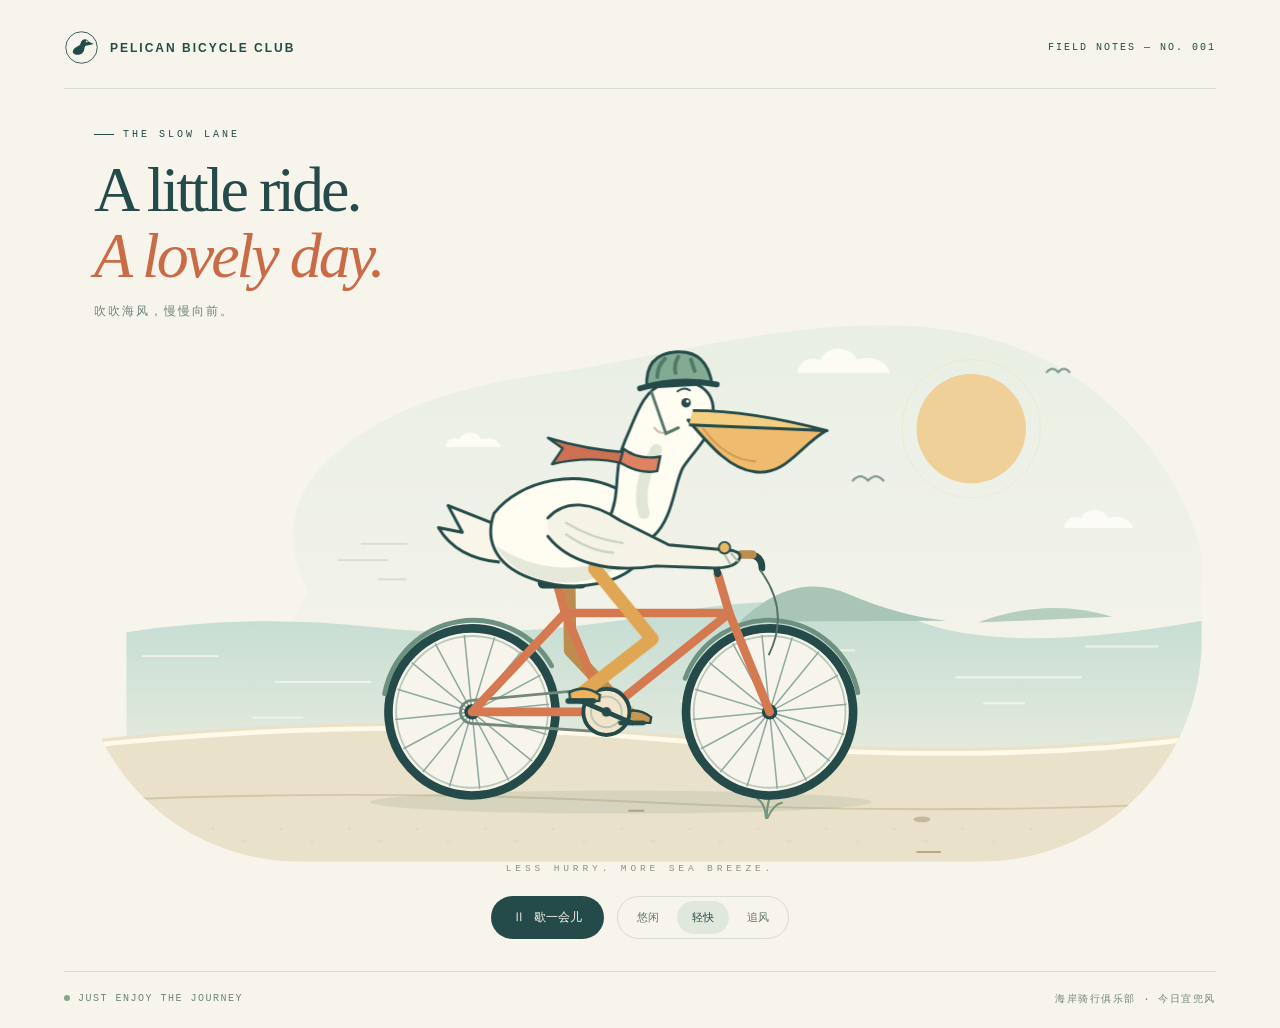
<file: pelican-ride.html>
<!DOCTYPE html>
<html lang="zh-CN">
<head>
  <meta charset="UTF-8">
  <meta name="viewport" content="width=device-width, initial-scale=1.0">
  <meta name="theme-color" content="#f7f4ec">
  <title>慢慢骑 · Pelican Bicycle Club</title>
  <style>
    :root { color-scheme: light; --ink: #244b4a; --paper: #f7f4ec; }
    * { box-sizing: border-box; }
    body { margin: 0; background: var(--paper); color: var(--ink); font-family: "Segoe UI", "Microsoft YaHei", sans-serif; }
    .page { max-width: 1440px; margin: auto; padding: 30px 5vw 22px; }
    header, .brand, .controls, footer { display: flex; align-items: center; }
    header { justify-content: space-between; padding-bottom: 23px; border-bottom: 1px solid #244b4a26; }
    .brand { gap: 11px; font-size: 12px; font-weight: 750; letter-spacing: 2px; }
    .brand svg { width: 35px; height: 35px; }
    .edition { font: 10px monospace; letter-spacing: 2px; }
    .intro { position: relative; z-index: 1; margin: 40px 0 -80px 30px; pointer-events: none; }
    .eyebrow { display: flex; align-items: center; gap: 9px; font: 10px monospace; letter-spacing: 3px; }
    .eyebrow::before { content: ""; width: 20px; height: 1px; background: currentColor; }
    h1 { margin: 17px 0 14px; font-family: Georgia, "Times New Roman", serif; font-size: clamp(38px, 5vw, 68px); font-weight: 400; line-height: 1.03; letter-spacing: -3px; }
    h1 em { color: #c96c46; font-weight: 400; }
    .intro p { font-size: 12px; color: #6c827c; letter-spacing: 2px; }
    .scene { display: block; width: 100%; height: auto; overflow: hidden; }
    .controls { justify-content: center; flex-wrap: wrap; gap: 13px; margin: -9px 0 32px; }
    button { font: inherit; cursor: pointer; transition: background .2s, transform .2s; }
    button:hover { transform: translateY(-2px); }
    button:focus-visible { outline: 3px solid #c96c46; outline-offset: 4px; }
    #toggle { display: flex; align-items: center; gap: 9px; border: 0; border-radius: 30px; padding: 13px 22px; background: var(--ink); color: var(--paper); font-size: 12px; }
    #toggle span:first-child { width: 12px; text-align: center; }
    .speeds { display: flex; padding: 4px; gap: 3px; border: 1px solid #244b4a25; border-radius: 30px; }
    .speeds button { border: 0; border-radius: 25px; padding: 9px 15px; background: transparent; color: #60766e; font-size: 11px; }
    .speeds button[aria-pressed="true"] { background: #e0e8dd; color: var(--ink); }
    footer { justify-content: space-between; gap: 18px; border-top: 1px solid #244b4a26; padding-top: 20px; font: 10px monospace; letter-spacing: 1.5px; color: #71837b; }
    .live-dot { display: inline-block; height: 6px; width: 6px; border-radius: 50%; background: #84a68d; margin-right: 8px; }
    @media (max-width: 650px) {
      .page { padding: 22px 5vw; }
      .edition { letter-spacing: 1px; font-size: 8px; }
      .brand { font-size: 9px; letter-spacing: 1px; }
      .intro { margin: 30px 0 -20px 9px; }
      h1 { letter-spacing: -1.5px; }
      .scene { width: 120%; max-width: none; margin-left: -10%; }
      main { overflow: hidden; }
      .controls { margin-top: 10px; }
      footer { font-size: 8px; letter-spacing: .5px; }
      footer span:last-child { max-width: 45%; text-align: right; }
    }
  </style>
</head>
<body>
  <div class="page">
    <header>
      <div class="brand">
        <svg viewBox="0 0 40 40" fill="none" aria-hidden="true"><circle cx="20" cy="20" r="18" stroke="currentColor"/><path d="M10 26c0-8 8-6 9-11 1-5 7-6 9-2l6 3-9 2c-3 1 0 8-7 10-4 1-6 0-8-2Z" fill="currentColor"/><circle cx="26" cy="13" r="1" fill="#f7f4ec"/></svg>
        PELICAN BICYCLE CLUB
      </div>
      <span class="edition">FIELD NOTES — NO. 001</span>
    </header>
    <main>
      <div class="intro">
        <div class="eyebrow">THE SLOW LANE</div>
        <h1>A little ride.<br><em>A lovely day.</em></h1>
        <p>吹吹海风，慢慢向前。</p>
      </div>
      <svg class="scene" id="scene" viewBox="0 0 1200 680" role="img" aria-labelledby="scene-title scene-desc">
        <title id="scene-title">鹈鹕的海边骑行</title>
        <desc id="scene-desc">一只戴着绿色头盔、系着红色围巾的白鹈鹕骑着橙色自行车。脚掌带动踏板，车轮不停旋转，海岸与云朵缓缓经过。</desc>
        <defs>
          <linearGradient id="sky" x2="0" y2="1"><stop stop-color="#e9efe4"/><stop offset="1" stop-color="#f7f4ec"/></linearGradient>
          <linearGradient id="sea" x2="0" y2="1"><stop stop-color="#c3dcd2"/><stop offset="1" stop-color="#e4eadd"/></linearGradient>
          <pattern id="sand" width="71" height="39" patternUnits="userSpaceOnUse"><circle cx="13" cy="16" r="1" fill="#b7aa86" opacity=".3"/><path d="M43 29h5" stroke="#b7aa86" opacity=".25"/></pattern>
          <g id="cloud" fill="#fffdf7"><path d="M0 24c0-11 13-19 24-13C28-5 55-5 62 10c18-5 31 3 34 14Z"/></g>
          <g id="spokes" stroke="#8faaa0" stroke-width="1.6"><path d="M-81 0H81M0-81V81M-57-57 57 57M-57 57 57-57M-75-31 75 31M-31-75 31 75M-75 31 75-31M-31 75 31-75"/></g>
          <g id="wheel"><circle r="87" fill="#f7f4ec" stroke="#244b4a" stroke-width="9"/><circle r="79" fill="none" stroke="#b8c9b8" stroke-width="2"/><use href="#spokes"/><circle r="8" fill="#244b4a"/><circle r="3" fill="#f7f4ec"/></g>
          <g id="grass" fill="none" stroke="#799782" stroke-width="3" stroke-linecap="round"><path d="M0 0q-1-20-12-27M1 0q1-31 12-40M2 0q9-19 20-21"/></g>
          <g id="shore-detail"><use href="#grass" x="140" y="590"/><use href="#grass" x="930" y="602" transform="translate(230 138) scale(.75)"/><path d="M310 611h25m450-29h15m285 43h24" stroke="#b8aa87" stroke-width="2" stroke-linecap="round"/><ellipse cx="1090" cy="591" rx="9" ry="3" fill="#c4b99d"/></g>
          <clipPath id="landscape-clip"><rect x="15" y="55" width="1170" height="580" rx="230"/></clipPath>
        </defs>
        <g clip-path="url(#landscape-clip)">
          <path d="M255 353C191 244 317 152 495 128S912 16 1073 145s139 332 73 403H144Z" fill="url(#sky)"/>
          <circle cx="945" cy="184" r="57" fill="#efd098"/>
          <circle cx="945" cy="184" r="72" fill="none" stroke="#efd098" opacity=".28"/>
          <g id="clouds" opacity=".85"><use href="#cloud" x="770" y="102"/><use href="#cloud" x="1050" y="270" transform="translate(260 67) scale(.75)"/><use href="#cloud" x="405" y="198" transform="translate(160 70) scale(.6)"/></g>
          <g id="birds" stroke="#78938a" fill="none" stroke-width="2" stroke-linecap="round"><path d="M819 235q8-9 16 0 8-9 16 0M1021 122q6-7 12 0 6-7 12 0"/></g>
          <path d="M65 396q130-20 259-5t299-14 268 8 316-5v140H65Z" fill="url(#sea)"/>
          <path d="M704 385q55-53 112-29t103 28" fill="#a9c5b5"/><path d="M952 386q72-27 140-6" fill="#b6cebd"/>
          <g id="ripples" stroke="#f7f8eb" fill="none" stroke-width="2" stroke-linecap="round" opacity=".8"><path d="M78 421h78m60 27h99m437-33h67m106 28h130m-101 27h42M360 408h62m638 3h75m-497 57h73m-518 17h51"/></g>
          <path d="M0 511Q320 474 638 503t562-5v182H0Z" fill="#e9e1c9"/>
          <path d="M0 517Q320 480 638 509t562-5" fill="none" stroke="#fff9e9" stroke-width="5"/>
          <path d="M0 573q300-15 600 0t600 0" fill="none" stroke="#d4c7a7" stroke-width="2"/>
          <path d="M0 578h1200v90H0Z" fill="url(#sand)"/>
          <g id="ground"><use href="#shore-detail"/><use href="#shore-detail" x="1200"/></g>
        </g>
        <ellipse id="shadow" cx="580" cy="573" rx="259" ry="12" fill="#547564" opacity=".12"/>
        <g id="rider">
          <!-- The far leg sits behind the bicycle frame. -->
          <path id="far-leg" d="M526 320 510 409 535 474" fill="none" stroke="#bd8c4f" stroke-width="13" stroke-linecap="round" stroke-linejoin="round"/>
          <path id="far-foot" d="M523 472q16-9 32 3l-1 6h-30Z" fill="#ca954e" stroke="#244b4a" stroke-width="2.5"/>
          <g transform="translate(425 478)"><g id="rear-wheel"><use href="#wheel"/></g></g>
          <g transform="translate(735 478)"><g id="front-wheel"><use href="#wheel"/></g></g>
          <!-- Mudguards, chain and the coral diamond frame. -->
          <path d="M334 459a94 94 0 0 1 174-29M647 443a94 94 0 0 1 180 15" fill="none" stroke="#6c9180" stroke-width="5" stroke-linecap="round"/>
          <path d="m425 466 141-13a23 23 0 0 1 0 46l-141-9a12 12 0 0 1 0-24Z" fill="none" stroke="#728979" stroke-width="3"/>
          <g fill="none" stroke="#d57950" stroke-width="9" stroke-linecap="round" stroke-linejoin="round"><path d="m425 478 97-103 43 103H425l97-103h171L565 478m128-103 42 103"/><path d="m522 375-8-29m179 29-12-41"/></g>
          <path d="M499 344h40" stroke="#244b4a" stroke-width="11" stroke-linecap="round"/>
          <path d="m681 334-5-20h35q16 0 16 14" fill="none" stroke="#244b4a" stroke-width="7" stroke-linecap="round"/>
          <path d="M705 314h12" stroke="#bd8c4f" stroke-width="9" stroke-linecap="round"/>
          <path d="M725 330q32 43 9 89" fill="none" stroke="#567264" stroke-width="2"/>
          <circle cx="565" cy="478" r="24" fill="#f0e4cb" stroke="#244b4a" stroke-width="4"/>
          <circle cx="565" cy="478" r="16" fill="none" stroke="#b9c7b3" stroke-width="2"/>
          <g id="crank"><path d="M536 478h58" stroke="#244b4a" stroke-width="5" stroke-linecap="round"/></g>
          <circle cx="565" cy="478" r="5" fill="#244b4a"/>
          <!-- Tail feathers and the round, white pelican body. -->
          <path d="m463 288-63-25 15 28-25-5q19 32 64 36" fill="#f9f6e9" stroke="#244b4a" stroke-width="3" stroke-linejoin="round"/>
          <path d="M448 271c27-34 89-50 138-20 29 18 31 48 15 68-18 25-65 35-108 22-41-12-56-39-45-70Z" fill="#fffcf1" stroke="#244b4a" stroke-width="3"/>
          <path d="M450 305q64 42 141 6c-23 41-112 47-141-6Z" fill="#e6e9d9"/>
          <!-- Long curved neck and the distinctive bill pouch. -->
          <path d="M567 278c14-26 4-54 18-84 11-24 17-50 40-58 22-8 48 1 51 23 4 28-18 44-31 64-9 15-10 53-31 72" fill="#fffcf1" stroke="#244b4a" stroke-width="3" stroke-linecap="round"/>
          <path d="M617 205q-21 37-13 66" fill="none" stroke="#e2e6d6" stroke-width="12" stroke-linecap="round"/>
          <path d="M650 174 794 185c-28 16-42 47-74 43-26-3-45-25-70-54Z" fill="#efbb6e" stroke="#244b4a" stroke-width="3" stroke-linejoin="round"/>
          <path d="M666 183q23 32 54 34" fill="none" stroke="#d59b53" stroke-width="2" stroke-linecap="round"/>
          <path d="M655 164q60 0 140 21l-144-6" fill="#f4cf81" stroke="#244b4a" stroke-width="3" stroke-linejoin="round"/>
          <circle cx="648" cy="156" r="5" fill="#244b4a"/><circle cx="649.5" cy="154.5" r="1.5" fill="white"/>
          <path d="M639 144q7-5 13-1" fill="none" stroke="#244b4a" stroke-width="2" stroke-linecap="round"/>
          <path d="M615 182q5 7 12 5" fill="none" stroke="#d2b8a1" stroke-width="2" stroke-linecap="round"/>
          <!-- Helmet and its strap. -->
          <path d="M607 140q-2-35 31-37 31-2 37 33Z" fill="#83ab94" stroke="#244b4a" stroke-width="3"/>
          <path d="M600 141q39-12 80-4" fill="none" stroke="#244b4a" stroke-width="6" stroke-linecap="round"/>
          <path d="M626 110q-8 8-8 19m22-21q-5 8-3 17m16-14 4 12" fill="none" stroke="#4f7a66" stroke-width="4" stroke-linecap="round"/>
          <path d="m612 145 15 43 13-6" fill="none" stroke="#567868" stroke-width="3" stroke-linecap="round"/>
          <!-- A scarf streams in the sea breeze. -->
          <path id="scarf-tail" d="M585 220Q547 213 509 225l10-17-16-10q41 10 87 10Z" fill="#ce7054" stroke="#244b4a" stroke-width="2.5" stroke-linejoin="round"/>
          <path d="M583 204q15 12 38 8l-3 15q-18 4-39-9Z" fill="#df8261" stroke="#244b4a" stroke-width="2.5"/>
          <!-- Near leg, webbed foot and wing reaching for the handlebar. -->
          <path id="near-leg" d="M553 329 586 397 594 478" fill="none" stroke="#dfa653" stroke-width="14" stroke-linecap="round" stroke-linejoin="round"/>
          <path id="near-foot" d="M582 476q16-9 32 3l-1 6h-30Z" fill="#efb35b" stroke="#244b4a" stroke-width="2.5"/>
          <path d="M504 276c18-20 46-17 76 3l50 25 67 6q11 3 5 11-7 8-30 7l-55-2c-53 8-93-5-113-31" fill="#f5f3e5" stroke="#244b4a" stroke-width="3" stroke-linecap="round" stroke-linejoin="round"/>
          <path d="M523 281q28 17 59 21m-59-9q26 18 49 19" fill="none" stroke="#cbd5c2" stroke-width="2.5" stroke-linecap="round"/>
          <path d="M695 313l7 8m-15-9 7 12" stroke="#a6baa5" stroke-width="2" stroke-linecap="round"/>
          <g fill="#eab967" stroke="#244b4a" stroke-width="2"><circle cx="688" cy="307" r="6"/></g>
          <g id="near-pedal"><path d="M-13 0H13" stroke="#244b4a" stroke-width="6" stroke-linecap="round"/></g>
          <g id="far-pedal"><path d="M-12 0H12" stroke="#244b4a" stroke-width="5" stroke-linecap="round"/></g>
        </g>
        <g stroke="#87a294" stroke-width="2" stroke-linecap="round" opacity=".65"><path id="wind" d="M310 304h47m-71 17h51m-9 20h28"/></g>
        <text x="600" y="645" text-anchor="middle" fill="#8a967f" font-family="monospace" font-size="10" letter-spacing="4">LESS HURRY. MORE SEA BREEZE.</text>
      </svg>
      <div class="controls" aria-label="动画控制">
        <button id="toggle" type="button" aria-label="暂停动画"><span id="play-icon" aria-hidden="true">Ⅱ</span><span id="play-label">歇一会儿</span></button>
        <div class="speeds" role="group" aria-label="骑行速度">
          <button type="button" data-speed="0.55" aria-pressed="false">悠闲</button>
          <button type="button" data-speed="1" aria-pressed="true">轻快</button>
          <button type="button" data-speed="1.7" aria-pressed="false">追风</button>
        </div>
      </div>
    </main>
    <footer><span><i class="live-dot" aria-hidden="true"></i>JUST ENJOY THE JOURNEY</span><span>海岸骑行俱乐部 · 今日宜兜风</span></footer>
  </div>
  <script>
    (() => {
      const $ = id => document.getElementById(id);
      const elements = Object.fromEntries([
        'rear-wheel', 'front-wheel', 'crank', 'near-leg', 'far-leg',
        'near-foot', 'far-foot', 'near-pedal', 'far-pedal', 'rider',
        'shadow', 'ground', 'clouds', 'ripples', 'scarf-tail', 'wind', 'birds'
      ].map(id => [id, $(id)]));
      const reducedMotion = window.matchMedia('(prefers-reduced-motion: reduce)');
      let playing = !reducedMotion.matches;
      let speed = 1;
      let elapsed = 0;
      let lastTime = null;
      let frameId = null;

      function leg(side, phase, hipX, hipY, bend) {
        const x = 565 + Math.cos(phase) * 29;
        const y = 478 + Math.sin(phase) * 29;
        // Solve a two-segment leg so the foot stays attached to its pedal.
        const dx = x - hipX, dy = y - 7 - hipY;
        const distance = Math.hypot(dx, dy);
        const upper = 94, lower = 94;
        const along = (upper * upper - lower * lower + distance * distance) / (2 * distance);
        const across = Math.sqrt(Math.max(0, upper * upper - along * along));
        const kneeX = hipX + along * dx / distance + bend * across * dy / distance;
        const kneeY = hipY + along * dy / distance - bend * across * dx / distance;
        elements[side + '-leg'].setAttribute('d', `M${hipX} ${hipY} L${kneeX} ${kneeY} L${x} ${y - 7}`);
        elements[side + '-foot'].setAttribute('d', `M${x - 12} ${y - 9}q16-9 32 3l-1 6h-30Z`);
        elements[side + '-pedal'].setAttribute('transform', `translate(${x} ${y})`);
      }

      function render() {
        const phase = elapsed * 2.8;
        const degrees = phase * 180 / Math.PI;
        // Wheel speed matches the passing ground; the crank has a lower cadence.
        const travel = elapsed * 155;
        const wheelDegrees = travel / 87 * 180 / Math.PI;
        elements['rear-wheel'].setAttribute('transform', `rotate(${wheelDegrees})`);
        elements['front-wheel'].setAttribute('transform', `rotate(${wheelDegrees})`);
        elements.crank.setAttribute('transform', `rotate(${degrees} 565 478)`);
        leg('far', phase + Math.PI, 526, 320, -1);
        leg('near', phase, 553, 329, 1);
        const bob = Math.sin(phase * 2) * 1.5;
        elements.rider.setAttribute('transform', `translate(0 ${bob})`);
        elements.shadow.setAttribute('rx', 259 + bob * 2);
        elements.ground.setAttribute('transform', `translate(${-travel % 1200} 0)`);
        elements.clouds.setAttribute('transform', `translate(${-Math.sin(elapsed * .065) * 70} 0)`);
        elements.ripples.setAttribute('transform', `translate(${Math.sin(elapsed * .35) * 10} 0)`);
        elements.birds.setAttribute('transform', `translate(${Math.sin(elapsed * .17) * 12} ${Math.sin(elapsed * .7) * 4})`);
        elements['scarf-tail'].setAttribute('transform', `rotate(${Math.sin(phase * 2) * 5} 590 212)`);
        elements.wind.setAttribute('opacity', .45 + Math.sin(phase) * .2);
      }

      function tick(now) {
        if (!playing) return;
        if (lastTime !== null) elapsed += Math.min((now - lastTime) / 1000, .05) * speed;
        lastTime = now;
        render();
        frameId = requestAnimationFrame(tick);
      }

      function updatePlayback() {
        $('play-icon').textContent = playing ? 'Ⅱ' : '▶';
        $('play-label').textContent = playing ? '歇一会儿' : '继续骑行';
        $('toggle').setAttribute('aria-label', playing ? '暂停动画' : '播放动画');
        cancelAnimationFrame(frameId);
        lastTime = null;
        if (playing && !document.hidden) frameId = requestAnimationFrame(tick);
      }

      $('toggle').addEventListener('click', () => { playing = !playing; updatePlayback(); });
      document.querySelectorAll('[data-speed]').forEach(button => {
        button.addEventListener('click', () => {
          speed = Number(button.dataset.speed);
          document.querySelectorAll('[data-speed]').forEach(option => {
            option.setAttribute('aria-pressed', String(option === button));
          });
        });
      });
      document.addEventListener('visibilitychange', updatePlayback);
      reducedMotion.addEventListener('change', event => {
        playing = !event.matches;
        updatePlayback();
      });
      render();
      updatePlayback();
    })();
  </script>
</body>
</html>
</file>
